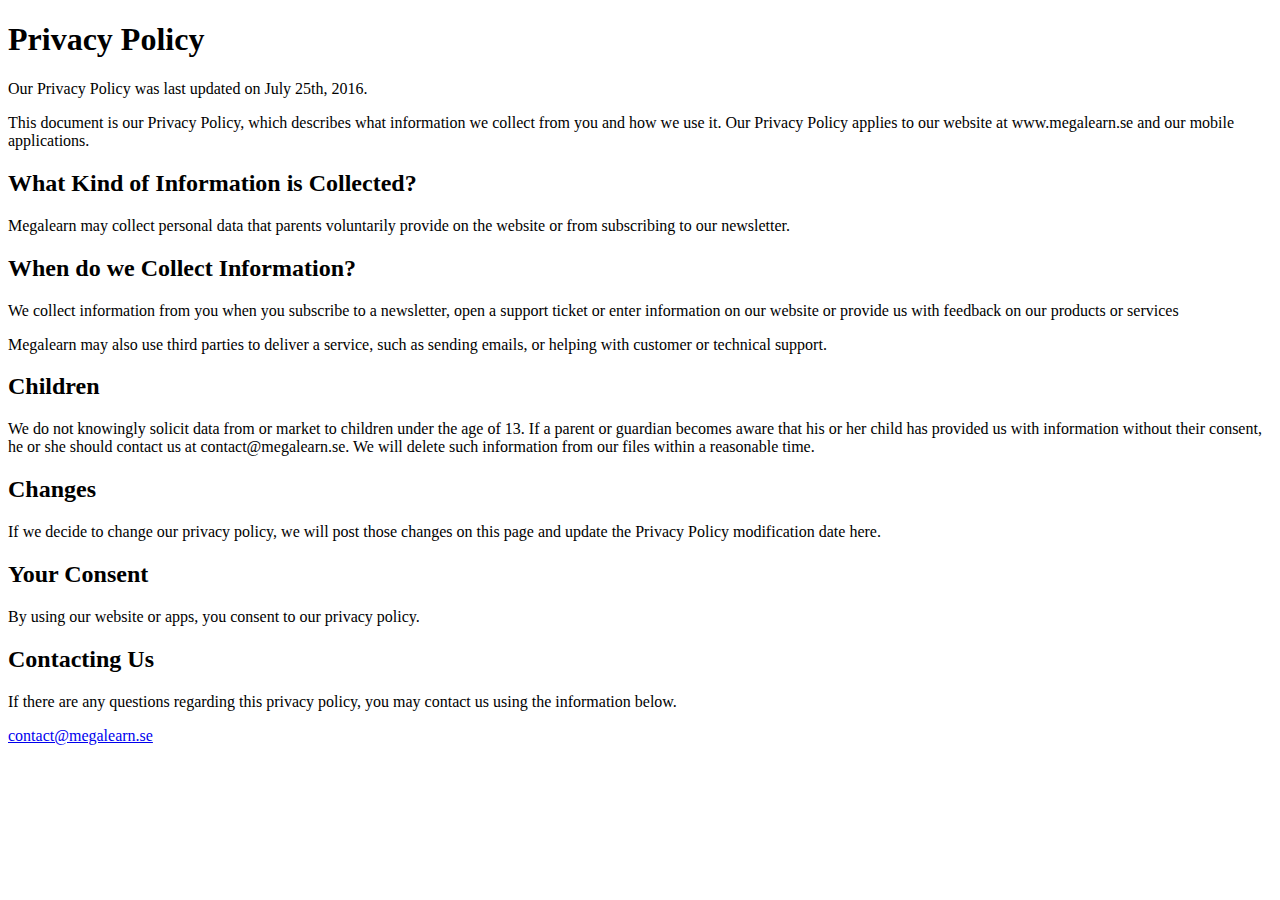
<file: privacy-policy.html>
<!DOCTYPE html>
<html lang="en">
  <head>
    <meta charset="UTF-8" />
    <meta name="viewport" content="width=device-width, initial-scale=1.0" />
    <title>Megalearn - Privacy Policy</title>
  </head>
  <body>
    <h1>Privacy Policy</h1>

    <p>Our Privacy Policy was last updated on July 25th, 2016.</p>

    <p>This document is our Privacy Policy, which describes what information we collect from you and how we use it. Our Privacy Policy applies to our website at www.megalearn.se and our mobile applications.</p>

    <h2>What Kind of Information is Collected?</h2>
    <p>Megalearn may collect personal data that parents voluntarily provide on the website or from subscribing to our newsletter.</p>

    <h2>When do we Collect Information?</h2>
    <p>We collect information from you when you subscribe to a newsletter, open a support ticket or enter information on our website or provide us with feedback on our products or services</p>

    <p>Megalearn may also use third parties to deliver a service, such as sending emails, or helping with customer or technical support.</p>

    <h2>Children</h2>
    <p>We do not knowingly solicit data from or market to children under the age of 13. If a parent or guardian becomes aware that his or her child has provided us with information without their consent, he or she should contact us at contact@megalearn.se. We will delete such information from our files within a reasonable time.</p>

    <h2>Changes</h2>
    <p>If we decide to change our privacy policy, we will post those changes on this page and update the Privacy Policy modification date here.</p>

    <h2>Your Consent</h2>
    <p>By using our website or apps, you consent to our privacy policy.</p>

    <h2>Contacting Us</h2>
    <p>If there are any questions regarding this privacy policy, you may contact us using the information below.</p>

    <p><a href="mailto:contact@megalearn.se">contact@megalearn.se</a></p>
  </body>
</html>
</file>
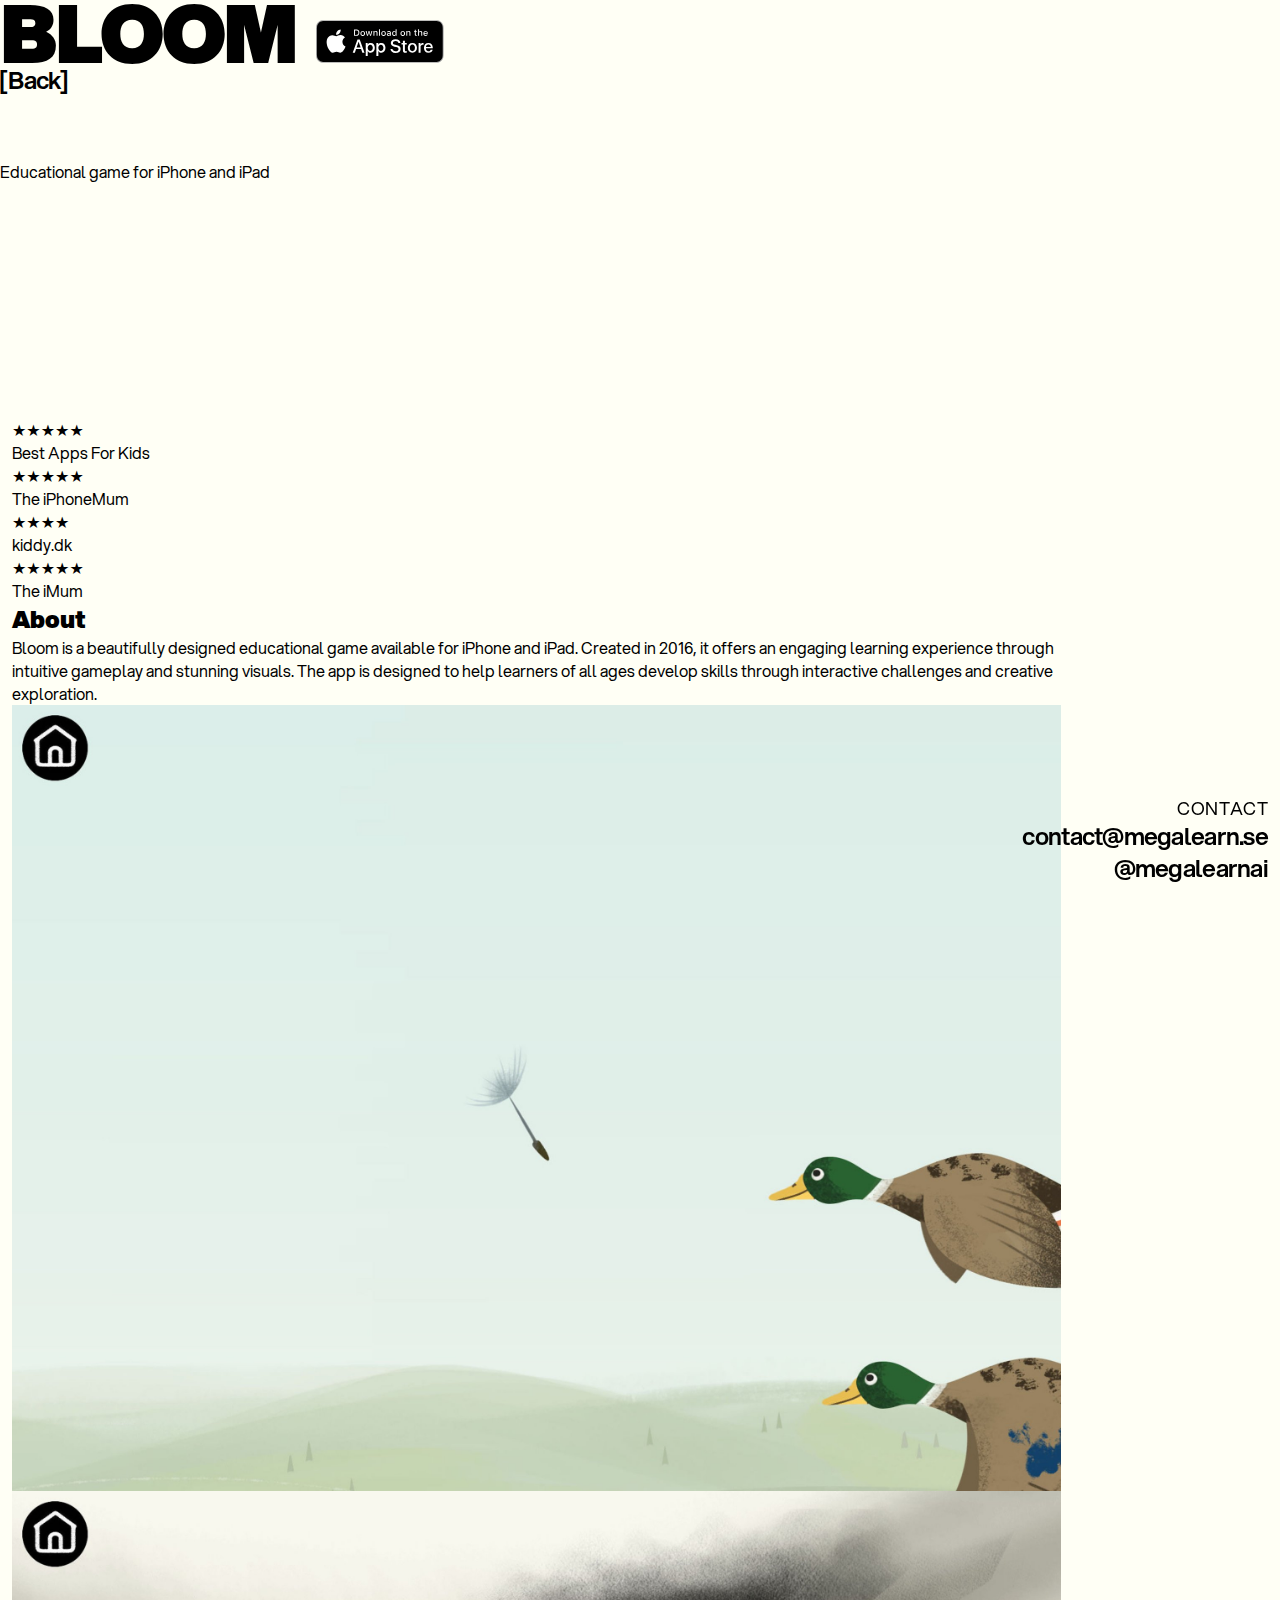
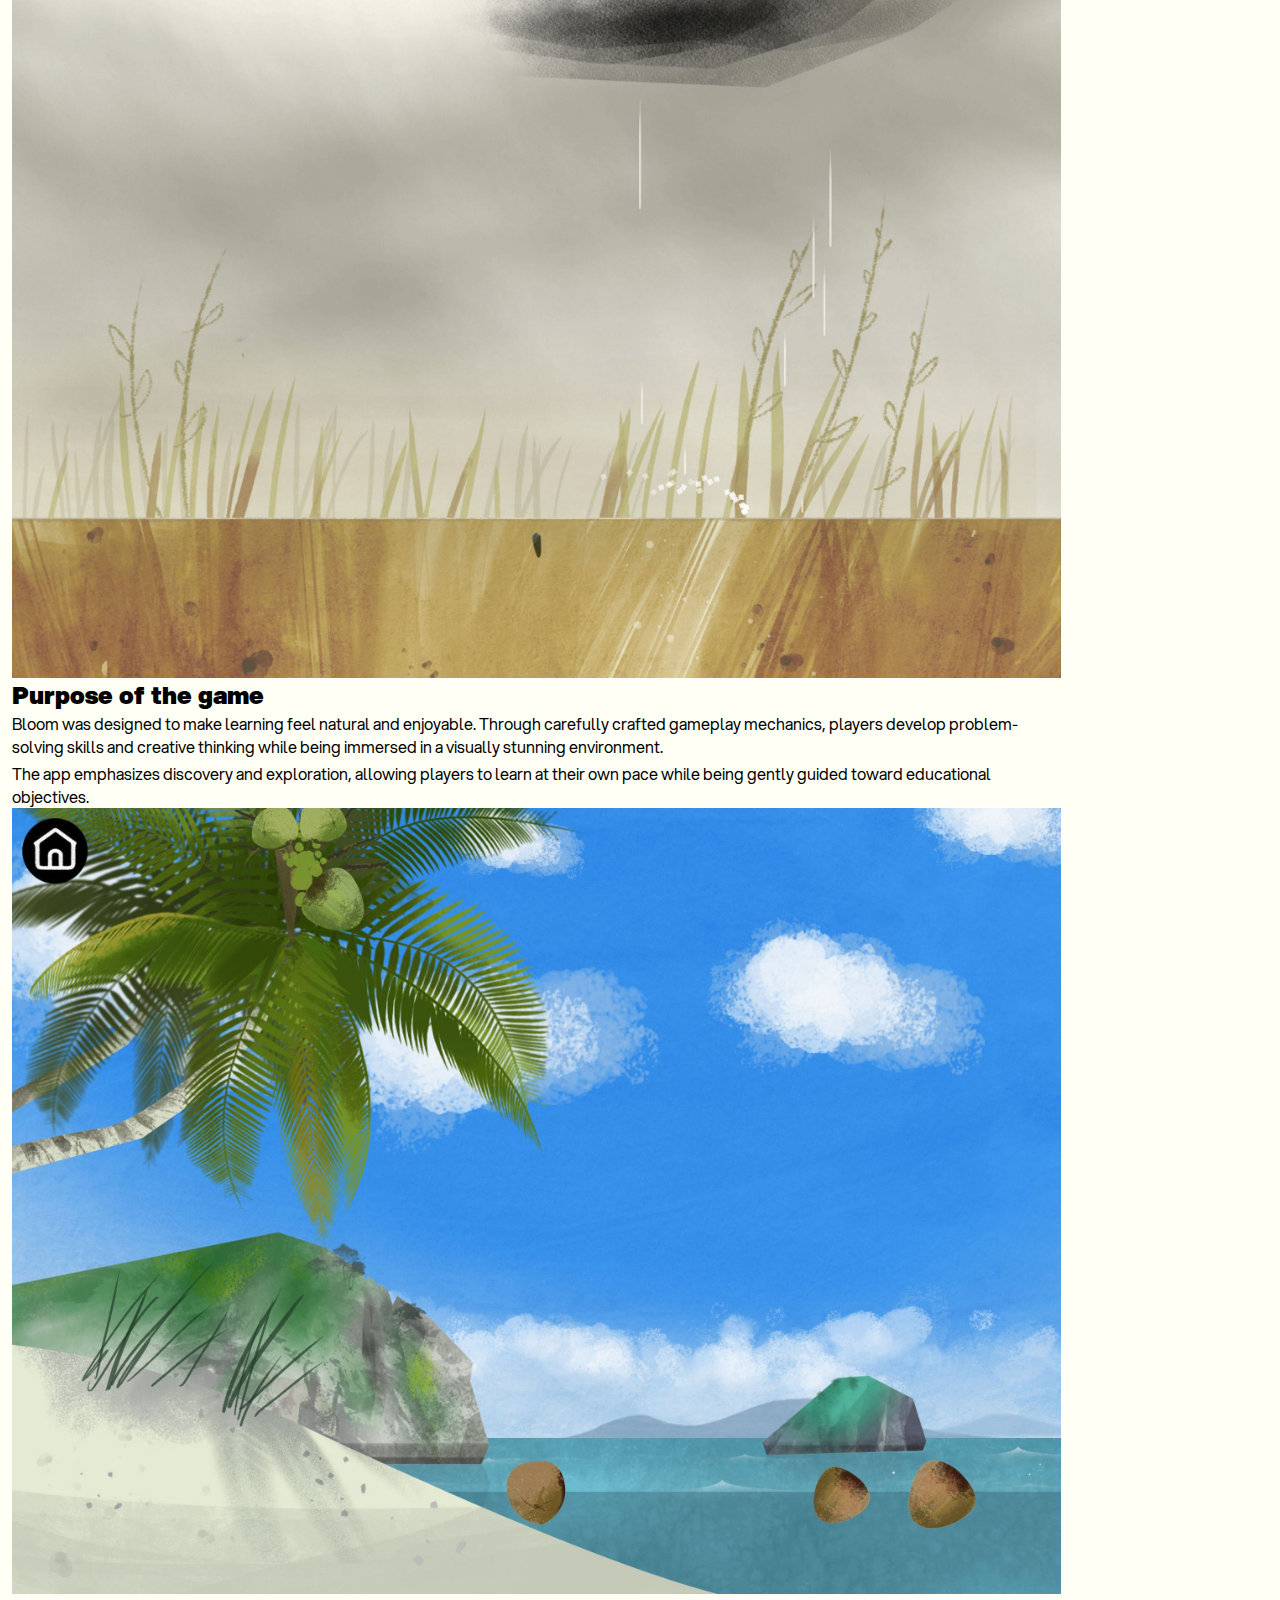
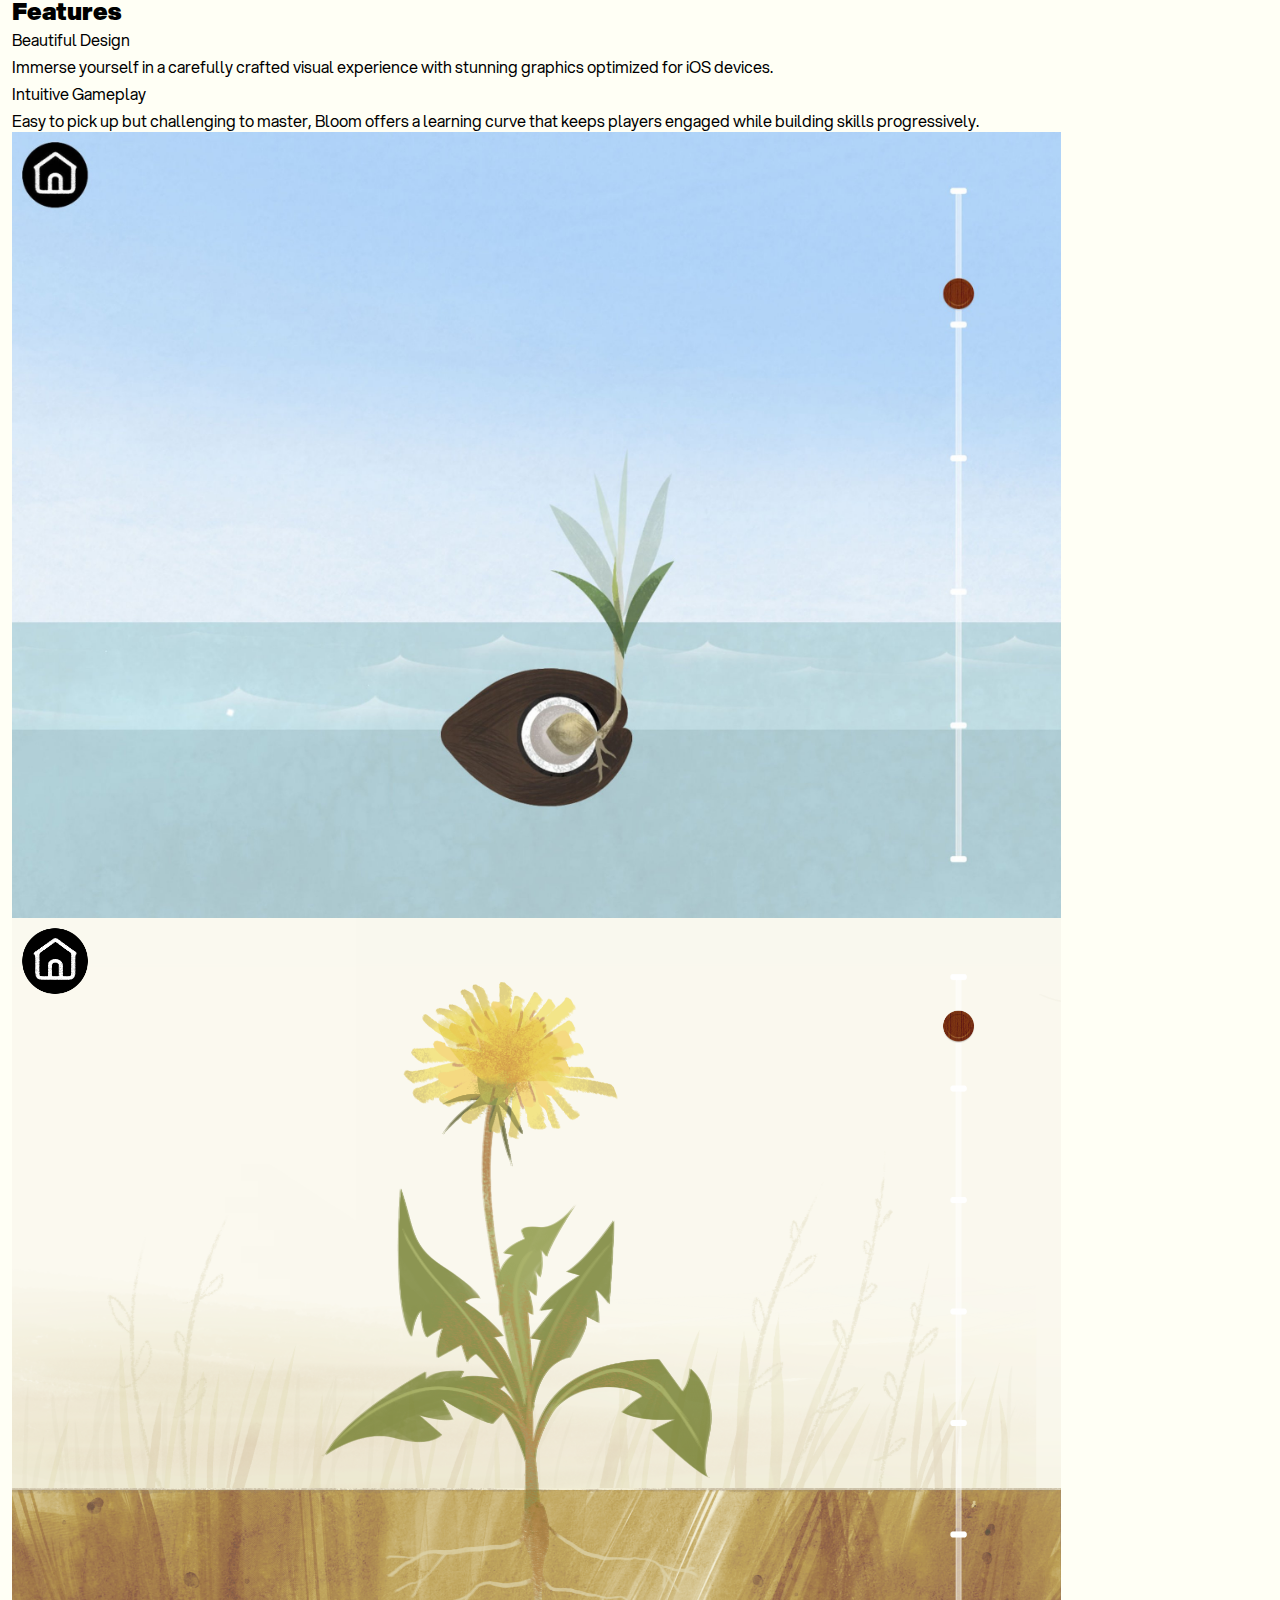
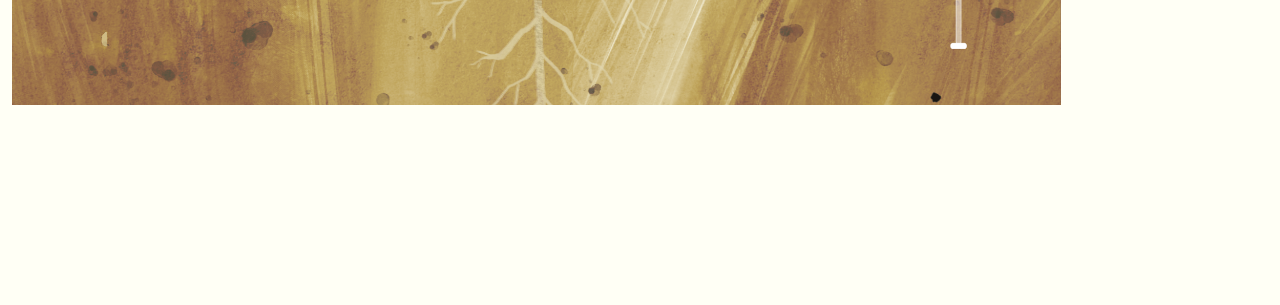
<file: games/bloom.html>
<!DOCTYPE html>
<html lang="en">
<head>
  <meta charset="UTF-8">
  <meta name="viewport" content="width=device-width, initial-scale=1.0">
  
  <!-- Primary Meta Tags -->
  <title>Bloom - Educational iOS Game | Megalearn</title>
  <meta name="description" content="Bloom is an educational iOS game by Megalearn. Learn and grow through interactive gameplay on iPhone and iPad.">
  <meta name="keywords" content="Bloom, iOS game, iPhone game, iPad game, educational game, Megalearn, educational app">
  <meta name="robots" content="index, follow">
  
  <!-- Open Graph -->
  <meta property="og:type" content="website">
  <meta property="og:url" content="https://megalearn.se/games/bloom.html">
  <meta property="og:title" content="Bloom - Educational iOS Game | Megalearn">
  <meta property="og:description" content="Learn and grow with Bloom, an educational iOS game by Megalearn for iPhone and iPad.">
  <meta property="og:image" content="https://megalearn.se/assets/images/bloom.png">
  
  <!-- Twitter -->
  <meta name="twitter:card" content="summary_large_image">
  <meta name="twitter:title" content="Bloom - Educational iOS Game">
  <meta name="twitter:description" content="Learn and grow with Bloom, an educational iOS game for iPhone and iPad.">
  <meta name="twitter:image" content="https://megalearn.se/assets/images/bloom.png">
  
  <!-- Canonical URL -->
  <link rel="canonical" href="https://megalearn.se/games/bloom.html">
  
  <!-- Stylesheets -->
  <link rel="stylesheet" href="../css/styles.css">
  <link rel="stylesheet" href="../css/game-page.css">
  <link rel="icon" type="image/svg+xml" href="../assets/megalearn.svg">
</head>
<body data-theme="black">
  <!-- Fixed Header -->
  <header class="game-header">
    <div class="game-header-top">
      <h1 class="game-title">Bloom <a class="app-store-btn" target="_blank" rel="noopener noreferrer" href="https://itunes.apple.com/us/app/bloom-by-megalearn/id1136202811">
          <svg width="128" height="43" viewBox="0 0 192 64" fill="none" xmlns="http://www.w3.org/2000/svg">
      <path d="M176.215 0.000207999H15.2554C14.6687 0.000207999 14.089 0.000207999 13.5039 0.00340799C13.014 0.00660798 12.5281 0.0159039 12.0336 0.0237279C10.9592 0.0363708 9.88734 0.13089 8.82733 0.306463C7.76881 0.485859 6.74345 0.82407 5.78593 1.30966C4.82958 1.79936 3.95574 2.43567 3.1961 3.19551C2.43248 3.95321 1.79594 4.82902 1.31096 5.78925C0.824638 6.74756 0.487423 7.77448 0.310959 8.83455C0.132817 9.89327 0.0369573 10.9642 0.0242399 12.0377C0.00939197 12.5283 0.00782397 13.0205 0 13.5111V50.4938C0.00782397 50.9906 0.00939197 51.4719 0.0242399 51.9688C0.0369612 53.0423 0.132821 54.1132 0.310959 55.1719C0.486936 56.2325 0.82417 57.2601 1.31096 58.2187C1.79572 59.1759 2.43235 60.0481 3.1961 60.8016C3.95286 61.5648 4.82727 62.2016 5.78593 62.6875C6.74345 63.1744 7.7687 63.5146 8.82733 63.6968C9.88752 63.871 10.9593 63.9655 12.0336 63.9797C12.5281 63.9906 13.014 63.9968 13.5039 63.9968C14.089 64 14.6688 64 15.2554 64H176.215C176.79 64 177.374 64 177.949 63.9968C178.437 63.9968 178.937 63.9906 179.424 63.9797C180.497 63.9663 181.566 63.8717 182.624 63.6968C183.687 63.5134 184.715 63.1732 185.678 62.6875C186.635 62.2013 187.509 61.5646 188.265 60.8016C189.027 60.0452 189.665 59.1735 190.156 58.2187C190.639 57.2594 190.973 56.2319 191.146 55.1719C191.325 54.113 191.424 53.0424 191.443 51.9688C191.449 51.4719 191.449 50.9906 191.449 50.4938C191.462 49.9125 191.462 49.3344 191.462 48.7437V15.258C191.462 14.672 191.462 14.0908 191.449 13.5111C191.449 13.0205 191.449 12.5283 191.443 12.0377C191.424 10.964 191.325 9.89335 191.146 8.83448C190.972 7.77503 190.638 6.74819 190.156 5.78918C189.168 3.86451 187.602 2.29784 185.678 1.30952C184.715 0.825113 183.686 0.486991 182.624 0.306319C181.567 0.129972 180.497 0.0354203 179.424 0.0235039C178.937 0.0156959 178.437 0.00631998 177.949 0.00319999C177.374 0 176.79 0.000207999 176.215 0.000207999Z" fill="#A6A6A6"></path>
      <path d="M13.5117 62.5998C13.0242 62.5998 12.5485 62.5936 12.0648 62.5827C11.0629 62.5696 10.0633 62.4824 9.07423 62.3217C8.15198 62.1629 7.25856 61.8674 6.42345 61.4451C5.596 61.0262 4.8413 60.477 4.18826 59.8185C3.52577 59.1678 2.97421 58.413 2.55545 57.5841C2.13207 56.7499 1.83907 55.8557 1.68665 54.9326C1.52205 53.9408 1.433 52.9379 1.42025 51.9326C1.41011 51.5952 1.39683 50.4717 1.39683 50.4717V13.5109C1.39683 13.5109 1.41097 12.4046 1.42033 12.0796C1.43253 11.0759 1.52107 10.0746 1.68518 9.08433C1.83788 8.15876 2.13111 7.26197 2.55471 6.42498C2.97194 5.59668 3.52043 4.84135 4.17893 4.18827C4.83669 3.52897 5.59381 2.97695 6.42267 2.55232C7.25586 2.13133 8.14758 1.83796 9.06797 1.68202C10.0603 1.51972 11.0634 1.43198 12.0688 1.41952L13.5125 1.39999H177.942L179.403 1.42031C180.399 1.43214 181.393 1.51911 182.376 1.68045C183.306 1.83834 184.207 2.13377 185.049 2.55701C186.71 3.41276 188.061 4.76664 188.913 6.42888C189.33 7.26009 189.619 8.14958 189.77 9.06715C189.936 10.0655 190.029 11.0747 190.048 12.0867C190.052 12.5398 190.052 13.0265 190.052 13.5109C190.065 14.1109 190.065 14.682 190.065 15.2577V48.7435C190.065 49.3248 190.065 49.892 190.052 50.4638C190.052 50.9841 190.052 51.4608 190.046 51.9513C190.028 52.9452 189.936 53.9364 189.773 54.9169C189.624 55.8466 189.332 56.7478 188.909 57.5889C188.487 58.4088 187.939 59.157 187.284 59.806C186.63 60.4681 185.874 61.0205 185.045 61.442C184.204 61.8676 183.305 62.1642 182.376 62.3217C181.387 62.4832 180.387 62.5705 179.385 62.5827C178.917 62.5936 178.426 62.5998 177.949 62.5998L176.215 62.603L13.5117 62.5998Z" fill="black"></path>
      <path d="M39.6301 32.481C39.6473 31.1455 40.002 29.8361 40.6612 28.6746C41.3205 27.5131 42.2628 26.5372 43.4005 25.8377C42.6778 24.8055 41.7243 23.9559 40.6157 23.3567C39.5072 22.7574 38.2742 22.4248 37.0147 22.3854C34.3279 22.1034 31.7232 23.9932 30.3541 23.9932C28.9585 23.9932 26.8505 22.4134 24.5805 22.4601C23.1122 22.5076 21.6813 22.9345 20.4271 23.6994C19.1729 24.4643 18.1382 25.541 17.4239 26.8247C14.3295 32.1822 16.6376 40.0558 19.6018 44.3864C21.0848 46.5069 22.8181 48.8756 25.086 48.7916C27.3053 48.6996 28.1341 47.3765 30.813 47.3765C33.467 47.3765 34.2446 48.7916 36.5586 48.7382C38.94 48.6996 40.4404 46.6083 41.8714 44.4676C42.9369 42.9567 43.7569 41.2867 44.3008 39.5196C42.9173 38.9345 41.7366 37.955 40.906 36.7033C40.0754 35.4516 39.6317 33.9832 39.6301 32.481Z" fill="white"></path>
      <path d="M35.2595 19.5374C36.5579 17.9786 37.1976 15.9752 37.0427 13.9524C35.059 14.1607 33.2265 15.1088 31.9106 16.6078C31.2671 17.34 30.7743 18.1919 30.4604 19.1147C30.1464 20.0376 30.0173 21.0132 30.0806 21.986C31.0729 21.9962 32.0545 21.7811 32.9515 21.357C33.8486 20.9328 34.6377 20.3107 35.2595 19.5374Z" fill="white"></path>
      <path d="M67.6834 43.4233H60.11L58.2912 48.7936H55.0834L62.2569 28.9249H65.5896L72.7631 48.7936H69.5006L67.6834 43.4233ZM60.8943 40.9452H66.8975L63.9382 32.2296H63.8553L60.8943 40.9452Z" fill="white"></path>
      <path d="M88.2552 41.5514C88.2552 46.053 85.8458 48.9452 82.2099 48.9452C81.2889 48.9933 80.3729 48.7812 79.5668 48.333C78.7607 47.8847 78.0972 47.2186 77.6521 46.4108H77.5833V53.5858H74.6099V34.3077H77.4881V36.7171H77.5427C78.0083 35.9131 78.683 35.2504 79.4952 34.7995C80.3074 34.3485 81.2267 34.1262 82.1552 34.1561C85.8317 34.1562 88.2552 37.0624 88.2552 41.5514ZM85.199 41.5514C85.199 38.6187 83.6833 36.6905 81.3708 36.6905C79.099 36.6905 77.5709 38.6593 77.5709 41.5514C77.5709 44.4702 79.099 46.4249 81.3708 46.4249C83.6834 46.4249 85.199 44.5108 85.199 41.5514Z" fill="white"></path>
      <path d="M104.199 41.5514C104.199 46.053 101.79 48.9452 98.1536 48.9452C97.2326 48.9933 96.3166 48.7812 95.5105 48.3329C94.7044 47.8847 94.0409 47.2186 93.5958 46.4108H93.527V53.5857H90.5536V34.3077H93.4317V36.7171H93.4864C93.9519 35.9131 94.6267 35.2504 95.4389 34.7995C96.2511 34.3485 97.1704 34.1262 98.0989 34.1561C101.775 34.1561 104.199 37.0624 104.199 41.5514ZM101.143 41.5514C101.143 38.6186 99.627 36.6905 97.3145 36.6905C95.0427 36.6905 93.5146 38.6592 93.5146 41.5514C93.5146 44.4702 95.0427 46.4249 97.3145 46.4249C99.6271 46.4249 101.143 44.5108 101.143 41.5514Z" fill="white"></path>
      <path d="M114.736 43.2577C114.957 45.228 116.871 46.5217 119.486 46.5217C121.993 46.5217 123.796 45.2279 123.796 43.4513C123.796 41.9092 122.708 40.9857 120.133 40.3529L117.558 39.7326C113.91 38.8514 112.216 37.1451 112.216 34.3764C112.216 30.9482 115.204 28.5936 119.446 28.5936C123.644 28.5936 126.522 30.9482 126.619 34.3764H123.618C123.438 32.3936 121.799 31.1967 119.404 31.1967C117.008 31.1967 115.369 32.4076 115.369 34.1701C115.369 35.5748 116.416 36.4014 118.977 37.0341L121.166 37.5716C125.243 38.5357 126.936 40.1732 126.936 43.0794C126.936 46.7966 123.975 49.1247 119.266 49.1247C114.86 49.1247 111.885 46.8513 111.693 43.2575L114.736 43.2577Z" fill="white"></path>
      <path d="M133.353 30.8796V34.3077H136.108V36.6624H133.353V44.6483C133.353 45.8889 133.905 46.467 135.116 46.467C135.443 46.4613 135.769 46.4384 136.094 46.3982V48.7388C135.55 48.8406 134.996 48.8866 134.443 48.8763C131.51 48.8763 130.366 47.7748 130.366 44.9654V36.6624H128.26V34.3077H130.366V30.8796H133.353Z" fill="white"></path>
      <path d="M137.704 41.5514C137.704 36.9936 140.388 34.1296 144.574 34.1296C148.774 34.1296 151.446 36.9936 151.446 41.5514C151.446 46.1217 148.788 48.9733 144.574 48.9733C140.361 48.9733 137.704 46.1217 137.704 41.5514ZM148.416 41.5514C148.416 38.4249 146.983 36.5796 144.574 36.5796C142.164 36.5796 140.733 38.4389 140.733 41.5514C140.733 44.6905 142.164 46.5217 144.574 46.5217C146.983 46.5217 148.416 44.6905 148.416 41.5514Z" fill="white"></path>
      <path d="M153.897 34.3077H156.733V36.7733H156.802C156.994 36.0032 157.445 35.3227 158.079 34.8461C158.714 34.3695 159.493 34.1258 160.286 34.1561C160.629 34.1549 160.971 34.1921 161.305 34.2671V37.0483C160.872 36.9161 160.421 36.8554 159.969 36.8686C159.537 36.8511 159.106 36.9273 158.707 37.0919C158.307 37.2565 157.948 37.5057 157.653 37.8223C157.359 38.1389 157.136 38.5155 157.001 38.9262C156.866 39.3368 156.822 39.7719 156.871 40.2014V48.7936H153.897L153.897 34.3077Z" fill="white"></path>
      <path d="M175.014 44.5389C174.614 47.1686 172.053 48.9733 168.777 48.9733C164.563 48.9733 161.947 46.1498 161.947 41.6202C161.947 37.0764 164.577 34.1296 168.652 34.1296C172.66 34.1296 175.18 36.8827 175.18 41.2749V42.2936H164.949V42.4733C164.902 43.0064 164.968 43.5435 165.145 44.0488C165.321 44.5542 165.603 45.0162 165.971 45.4043C166.34 45.7924 166.787 46.0976 167.282 46.2997C167.778 46.5018 168.311 46.5961 168.846 46.5764C169.548 46.6422 170.253 46.4795 170.856 46.1124C171.459 45.7453 171.927 45.1934 172.191 44.5389L175.014 44.5389ZM164.963 40.2155H172.205C172.232 39.7361 172.159 39.2564 171.991 38.8065C171.824 38.3566 171.565 37.9461 171.232 37.6009C170.898 37.2557 170.497 36.9831 170.053 36.8004C169.609 36.6176 169.132 36.5286 168.652 36.5389C168.168 36.5361 167.688 36.6291 167.24 36.8127C166.791 36.9963 166.384 37.2668 166.041 37.6086C165.698 37.9504 165.426 38.3567 165.241 38.8042C165.056 39.2516 164.962 39.7313 164.963 40.2155Z" fill="white"></path>
      <path d="M60.5217 13.9696C61.1451 13.9248 61.7706 14.019 62.3532 14.2453C62.9358 14.4716 63.4609 14.8244 63.8906 15.2782C64.3204 15.732 64.644 16.2755 64.8383 16.8695C65.0325 17.4635 65.0925 18.0933 65.0139 18.7133C65.0139 21.7633 63.3655 23.5165 60.5217 23.5165H57.0733V13.9696H60.5217ZM58.5561 22.1663H60.3561C60.8015 22.193 61.2473 22.1199 61.661 21.9525C62.0746 21.7852 62.4458 21.5276 62.7474 21.1987C63.0489 20.8698 63.2734 20.4778 63.4044 20.0512C63.5354 19.6247 63.5696 19.1742 63.5045 18.7328C63.5648 18.293 63.5272 17.8454 63.3942 17.4219C63.2612 16.9985 63.0362 16.6097 62.7353 16.2834C62.4344 15.9571 62.065 15.7014 61.6537 15.5346C61.2424 15.3678 60.7993 15.2941 60.3561 15.3187H58.5561V22.1663Z" fill="white"></path>
      <path d="M66.6889 19.9109C66.6436 19.4374 66.6977 18.9597 66.8479 18.5084C66.998 18.0571 67.2408 17.6421 67.5608 17.2902C67.8807 16.9382 68.2706 16.657 68.7056 16.4645C69.1405 16.2721 69.6109 16.1727 70.0865 16.1727C70.5622 16.1727 71.0325 16.2721 71.4675 16.4645C71.9025 16.657 72.2924 16.9382 72.6123 17.2902C72.9322 17.6421 73.175 18.0571 73.3252 18.5084C73.4753 18.9597 73.5295 19.4374 73.4842 19.9109C73.5303 20.3848 73.4768 20.8632 73.3271 21.3152C73.1773 21.7673 72.9346 22.183 72.6147 22.5356C72.2947 22.8883 71.9044 23.1701 71.469 23.363C71.0336 23.5558 70.5627 23.6555 70.0865 23.6555C69.6103 23.6555 69.1394 23.5558 68.704 23.363C68.2686 23.1701 67.8784 22.8883 67.5584 22.5356C67.2384 22.183 66.9957 21.7673 66.846 21.3152C66.6962 20.8632 66.6427 20.3848 66.6889 19.9109ZM72.0217 19.9109C72.0217 18.3492 71.3201 17.4359 70.0889 17.4359C68.8529 17.4359 68.1577 18.3492 68.1577 19.9109C68.1577 21.4851 68.853 22.3913 70.0889 22.3913C71.3201 22.3913 72.0217 21.4788 72.0217 19.9109Z" fill="white"></path>
      <path d="M82.517 23.5163H81.042L79.5529 18.2101H79.4404L77.9576 23.5163H76.4967L74.5107 16.3117H75.9529L77.2436 21.8093H77.3498L78.8311 16.3117H80.1951L81.6763 21.8093H81.7888L83.0732 16.3117H84.4951L82.517 23.5163Z" fill="white"></path>
      <path d="M86.1654 16.3117H87.5341V17.4562H87.6404C87.8206 17.0451 88.1247 16.7005 88.51 16.4704C88.8954 16.2403 89.343 16.1362 89.7904 16.1726C90.1409 16.1462 90.4929 16.1991 90.8203 16.3272C91.1477 16.4554 91.442 16.6556 91.6815 16.9129C91.921 17.1703 92.0995 17.4782 92.2038 17.8139C92.3081 18.1496 92.3356 18.5045 92.2841 18.8523V23.5163H90.8623V19.2093C90.8623 18.0515 90.3591 17.4757 89.3076 17.4757C89.0696 17.4646 88.832 17.5052 88.6111 17.5945C88.3902 17.6838 88.1912 17.8198 88.0278 17.9933C87.8644 18.1667 87.7405 18.3734 87.6644 18.5992C87.5884 18.825 87.5621 19.0646 87.5873 19.3015V23.5163H86.1654L86.1654 16.3117Z" fill="white"></path>
      <path d="M94.5497 13.4992H95.9716V23.5163H94.5497V13.4992Z" fill="white"></path>
      <path d="M97.9482 19.9109C97.9029 19.4374 97.9571 18.9596 98.1073 18.5083C98.2575 18.057 98.5003 17.642 98.8202 17.2901C99.1402 16.9381 99.5302 16.6568 99.9651 16.4644C100.4 16.272 100.871 16.1726 101.346 16.1726C101.822 16.1726 102.292 16.272 102.727 16.4644C103.162 16.6568 103.552 16.9381 103.872 17.2901C104.192 17.642 104.435 18.057 104.585 18.5083C104.735 18.9596 104.789 19.4374 104.744 19.9109C104.79 20.3849 104.737 20.8632 104.587 21.3153C104.437 21.7673 104.194 22.183 103.874 22.5357C103.554 22.8883 103.164 23.1701 102.729 23.363C102.293 23.5558 101.822 23.6554 101.346 23.6554C100.87 23.6554 100.399 23.5558 99.9636 23.363C99.5282 23.1701 99.138 22.8883 98.8179 22.5357C98.4979 22.183 98.2552 21.7673 98.1054 21.3153C97.9556 20.8632 97.9021 20.3849 97.9482 19.9109ZM103.281 19.9109C103.281 18.3492 102.579 17.4359 101.348 17.4359C100.112 17.4359 99.417 18.3492 99.417 19.9109C99.417 21.4851 100.112 22.3914 101.348 22.3914C102.579 22.3913 103.281 21.4788 103.281 19.9109Z" fill="white"></path>
      <path d="M106.241 21.4788C106.241 20.182 107.207 19.4343 108.921 19.3281L110.872 19.2156V18.5937C110.872 17.8328 110.369 17.4031 109.397 17.4031C108.604 17.4031 108.054 17.6945 107.896 18.2039H106.519C106.665 16.9664 107.829 16.1726 109.463 16.1726C111.269 16.1726 112.288 17.0718 112.288 18.5937V23.5163H110.919V22.5038H110.807C110.578 22.867 110.258 23.1631 109.878 23.3618C109.497 23.5606 109.071 23.6549 108.643 23.635C108.34 23.6665 108.035 23.6342 107.745 23.5403C107.456 23.4464 107.19 23.2929 106.963 23.0898C106.737 22.8866 106.556 22.6383 106.432 22.3608C106.307 22.0834 106.242 21.7829 106.241 21.4788ZM110.872 20.8632V20.2609L109.113 20.3734C108.121 20.4398 107.671 20.7773 107.671 21.4124C107.671 22.0609 108.233 22.4382 109.007 22.4382C109.233 22.4611 109.462 22.4383 109.68 22.3709C109.898 22.3036 110.099 22.1931 110.273 22.0462C110.447 21.8992 110.59 21.7188 110.693 21.5156C110.796 21.3123 110.857 21.0905 110.872 20.8632Z" fill="white"></path>
      <path d="M114.157 19.9109C114.157 17.6343 115.327 16.1921 117.147 16.1921C117.598 16.1714 118.044 16.2792 118.436 16.5031C118.827 16.7269 119.146 17.0575 119.357 17.4561H119.463V13.4992H120.885V23.5163H119.522V22.378H119.41C119.183 22.774 118.853 23.1005 118.454 23.322C118.055 23.5436 117.603 23.6519 117.147 23.635C115.315 23.6351 114.157 22.1929 114.157 19.9109ZM115.626 19.9109C115.626 21.439 116.346 22.3585 117.551 22.3585C118.749 22.3585 119.49 21.4257 119.49 19.9171C119.49 18.4156 118.741 17.4695 117.551 17.4695C116.354 17.4695 115.626 18.3953 115.626 19.9109Z" fill="white"></path>
      <path d="M126.768 19.9109C126.722 19.4374 126.776 18.9597 126.927 18.5084C127.077 18.0571 127.32 17.6421 127.64 17.2902C127.959 16.9382 128.349 16.657 128.784 16.4645C129.219 16.2721 129.69 16.1727 130.165 16.1727C130.641 16.1727 131.111 16.2721 131.546 16.4645C131.981 16.657 132.371 16.9382 132.691 17.2902C133.011 17.6421 133.254 18.0571 133.404 18.5084C133.554 18.9597 133.608 19.4374 133.563 19.9109C133.609 20.3848 133.556 20.8632 133.406 21.3152C133.256 21.7673 133.013 22.183 132.693 22.5356C132.373 22.8883 131.983 23.1701 131.548 23.363C131.112 23.5558 130.641 23.6555 130.165 23.6555C129.689 23.6555 129.218 23.5558 128.783 23.363C128.347 23.1701 127.957 22.8883 127.637 22.5356C127.317 22.183 127.074 21.7673 126.925 21.3152C126.775 20.8632 126.721 20.3848 126.768 19.9109ZM132.1 19.9109C132.1 18.3492 131.399 17.4359 130.168 17.4359C128.932 17.4359 128.236 18.3492 128.236 19.9109C128.236 21.4851 128.932 22.3913 130.168 22.3913C131.399 22.3913 132.1 21.4788 132.1 19.9109Z" fill="white"></path>
      <path d="M135.471 16.3117H136.839V17.4562H136.946C137.126 17.0451 137.43 16.7005 137.815 16.4704C138.201 16.2403 138.648 16.1362 139.096 16.1726C139.446 16.1462 139.798 16.1991 140.126 16.3272C140.453 16.4554 140.747 16.6556 140.987 16.9129C141.226 17.1703 141.405 17.4782 141.509 17.8139C141.613 18.1496 141.641 18.5045 141.589 18.8523V23.5163H140.168V19.2093C140.168 18.0515 139.664 17.4757 138.613 17.4757C138.375 17.4646 138.137 17.5052 137.916 17.5945C137.695 17.6838 137.497 17.8198 137.333 17.9933C137.17 18.1667 137.046 18.3734 136.97 18.5992C136.894 18.825 136.867 19.0646 136.893 19.3015V23.5163H135.471V16.3117Z" fill="white"></path>
      <path d="M149.624 14.5179V16.3445H151.185V17.5421H149.624V21.2468C149.624 22.0015 149.935 22.332 150.643 22.332C150.824 22.3314 151.005 22.3204 151.185 22.2992V23.4835C150.929 23.5292 150.671 23.5535 150.411 23.5562C148.83 23.5562 148.2 22.9999 148.2 21.6109V17.5421H147.057V16.3444H148.2V14.5179H149.624Z" fill="white"></path>
      <path d="M153.127 13.4992H154.536V17.4695H154.649C154.838 17.0546 155.15 16.708 155.543 16.4771C155.936 16.2461 156.391 16.142 156.846 16.1788C157.194 16.1599 157.543 16.2181 157.867 16.3494C158.19 16.4806 158.481 16.6817 158.718 16.9382C158.955 17.1948 159.132 17.5005 159.238 17.8335C159.343 18.1665 159.373 18.5186 159.327 18.8648V23.5163H157.904V19.2155C157.904 18.0648 157.368 17.4819 156.363 17.4819C156.118 17.4619 155.873 17.4955 155.643 17.5804C155.413 17.6653 155.204 17.7994 155.031 17.9734C154.858 18.1474 154.726 18.357 154.642 18.5876C154.559 18.8182 154.527 19.0643 154.549 19.3085V23.5163H153.127L153.127 13.4992Z" fill="white"></path>
      <path d="M167.617 21.571C167.424 22.2295 167.006 22.7991 166.435 23.1801C165.864 23.5611 165.178 23.7294 164.496 23.6554C164.021 23.6679 163.549 23.577 163.113 23.389C162.677 23.2009 162.287 22.9202 161.971 22.5664C161.654 22.2126 161.418 21.7941 161.28 21.34C161.141 20.8859 161.103 20.407 161.168 19.9367C161.104 19.4648 161.143 18.985 161.282 18.5295C161.42 18.074 161.655 17.6536 161.97 17.2967C162.285 16.9397 162.673 16.6547 163.107 16.4607C163.542 16.2668 164.013 16.1685 164.489 16.1726C166.494 16.1726 167.703 17.5422 167.703 19.8046V20.3007H162.616V20.3804C162.594 20.6448 162.627 20.9109 162.713 21.1617C162.8 21.4125 162.938 21.6425 163.119 21.8368C163.299 22.0311 163.519 22.1856 163.763 22.2902C164.006 22.3948 164.269 22.4474 164.535 22.4444C164.875 22.4852 165.219 22.424 165.525 22.2685C165.83 22.1129 166.082 21.8701 166.249 21.571L167.617 21.571ZM162.616 19.2492H166.255C166.273 19.0074 166.24 18.7645 166.158 18.5361C166.077 18.3078 165.949 18.099 165.782 17.9232C165.615 17.7475 165.413 17.6086 165.189 17.5155C164.965 17.4224 164.724 17.3772 164.482 17.3828C164.236 17.3797 163.992 17.4258 163.764 17.5186C163.536 17.6113 163.329 17.7486 163.155 17.9226C162.981 18.0965 162.844 18.3035 162.751 18.5313C162.659 18.7592 162.613 19.0032 162.616 19.2492Z" fill="white"></path>
          </svg>
        </a></h1>
      <a href="../#games" class="back-link">[Back]</a>
    </div>
    <p class="game-subtitle">Educational game for iPhone and iPad</p>
  </header>

  <!-- Main Content -->
  <main class="game-page-content">
    <div class="game-hero">
      <div class="game-hero-video">  
      <iframe src="https://www.youtube.com/embed/K8TY-0IviYw?si=qK3CUcoe539W5BWO" title="YouTube video player" frameborder="0" allow="accelerometer; autoplay; clipboard-write; encrypted-media; gyroscope; picture-in-picture; web-share" referrerpolicy="strict-origin-when-cross-origin" allowfullscreen></iframe>
      </div>
    </div>

    <!-- Reviews Section -->
    <div class="reviews-section">
      <div class="review-item">
        <div class="stars">★★★★★</div>
        <a href="https://bestappsforkids.com/bloom-by-megalearn/" class="review-source">Best Apps For Kids</a>
      </div>
      <div class="review-item">
        <div class="stars">★★★★★</div>
        <a href="https://bestappsforkids.com/bloom-review/" class="review-source">The iPhoneMum</a>
      </div>
      <div class="review-item">
        <div class="stars">★★★★</div>
        <a href="https://www.alt.dk/emner/aktiviteter-for-boern" class="review-source">kiddy.dk</a>
      </div>
      <div class="review-item">
        <div class="stars">★★★★★</div>
        <a href="https://www.theimum.com/2016/10/bloom-by-megalearn-review/" class="review-source">The iMum</a>
      </div>
    </div>

    <!-- About Section -->
    <section class="content-section">
      <h2 class="section-label">About</h2>
      <div class="section-content about-text">
        Bloom is a beautifully designed educational game available for iPhone and iPad. Created in 2016, it offers an engaging learning experience through intuitive gameplay and stunning visuals. The app is designed to help learners of all ages develop skills through interactive challenges and creative exploration.
      </div>
    </section>

    <!-- Image Gallery -->
    <div class="image-gallery">
      <div class="gallery-image">
        <img src="../assets/images/games/bloom/seedfly.jpg" alt="Bloom screenshot 1">
      </div>
      <div class="gallery-image">
        <img src="../assets/images/games/bloom/rain_cloud.jpg" alt="Bloom screenshot 2">
      </div>
    </div>

    <!-- Purpose Section -->
    <section class="content-section">
      <h2 class="section-label">Purpose of the game</h2>
      <div class="section-content body-text">
        <p>Bloom was designed to make learning feel natural and enjoyable. Through carefully crafted gameplay mechanics, players develop problem-solving skills and creative thinking while being immersed in a visually stunning environment.</p>
        <p>The app emphasizes discovery and exploration, allowing players to learn at their own pace while being gently guided toward educational objectives.</p>
      </div>
    </section>

    <!-- Large Image -->
    <div class="image-gallery single">
      <div class="gallery-image">
        <img src="../assets/images/games/bloom/coconut_start.jpg" alt="Bloom main scene">
      </div>
    </div>

    <!-- Features Section -->
    <section class="content-section">
      <h2 class="section-label">Features</h2>
      <div class="section-content body-text">
        <p class="sub-header">Beautiful Design</p>
        <p>Immerse yourself in a carefully crafted visual experience with stunning graphics optimized for iOS devices.</p>
        <p class="sub-header">Intuitive Gameplay</p>
        <p>Easy to pick up but challenging to master, Bloom offers a learning curve that keeps players engaged while building skills progressively.</p>
      </div>
    </section>

    <!-- Final Images -->
    <div class="image-gallery">
      <div class="gallery-image">
        <img src="../assets/images/games/bloom/coconut_end.jpg" alt="Bloom detail 1">
      </div>
      <div class="gallery-image">
        <img src="../assets/images/games/bloom/flower.png" alt="Bloom detail 2">
      </div>
    </div>

  </main>

  <!-- Fixed Footer -->
  <footer class="main-footer">
    <span class="footer-label">Contact</span>
    <a href="mailto:contact@megalearn.se" class="footer-link">contact@megalearn.se</a>
    <a href="https://x.com/megalearnai" target="_blank" rel="noopener" class="footer-link">@megalearnai</a>
  </footer>
</body>
</html>
</file>
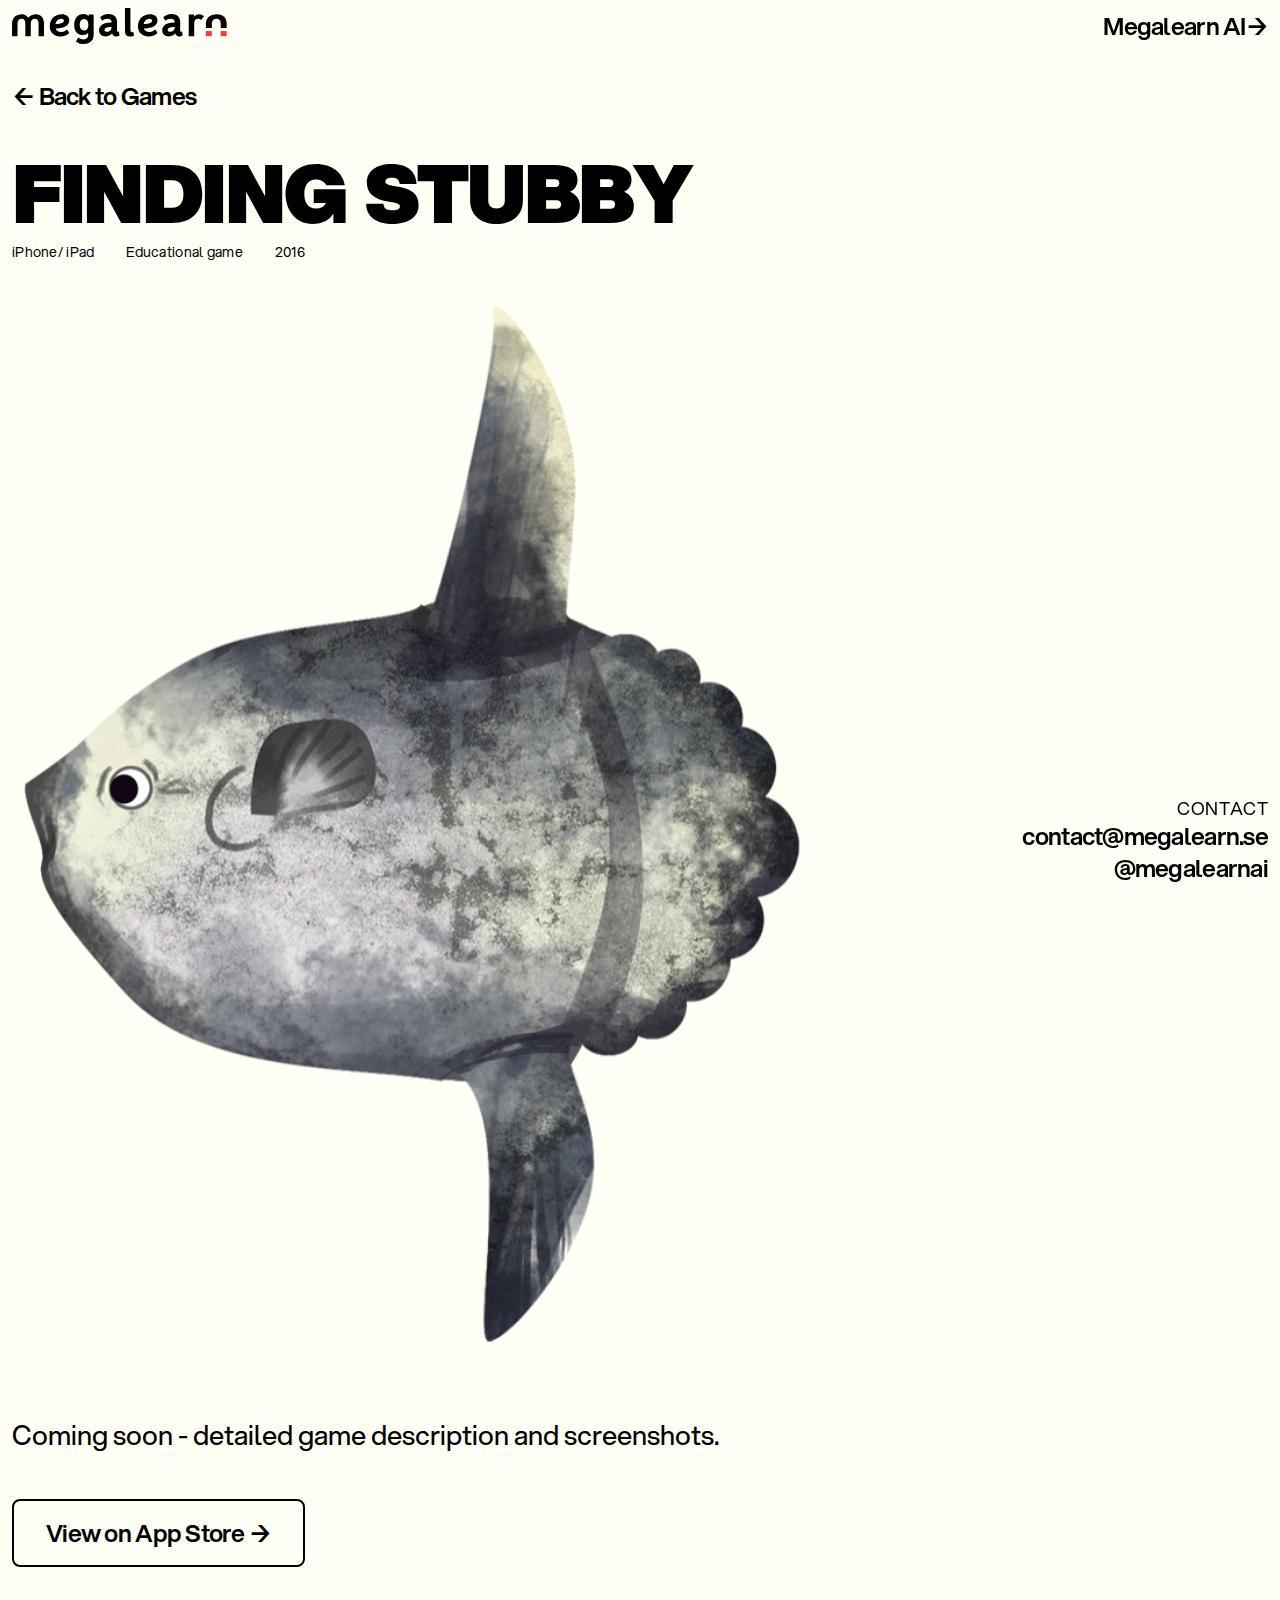
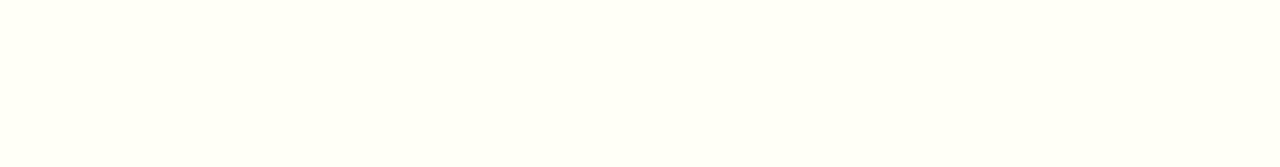
<file: games/finding-stubby.html>
<!DOCTYPE html>
<html lang="en">
<head>
  <meta charset="UTF-8">
  <meta name="viewport" content="width=device-width, initial-scale=1.0">
  <title>Finding Stubby - Megalearn</title>
  <meta name="description" content="Finding Stubby - An educational iOS game by Megalearn">
  <link rel="stylesheet" href="../css/styles.css">
  <link rel="stylesheet" href="../css/game-page.css">
  <link rel="icon" type="image/svg+xml" href="../assets/megalearn-logo.svg">
</head>
<body data-theme="black">
  <!-- Fixed Header -->
  <header class="main-header">
    <a href="../" class="logo">
      <img src="../assets/megalearn-logo.svg" alt="Megalearn" class="logo-img">
    </a>
    <nav class="right-menu">
      <a href="https://megalearn.ai" target="_blank" rel="noopener" class="ai-link">Megalearn AI→</a>
    </nav>
  </header>

  <!-- Main Content -->
  <main class="game-page-content">
    <a href="../#games" class="back-link">← Back to Games</a>
    
    <article class="game-details">
      <header class="game-header">
        <h1 class="game-title">Finding Stubby</h1>
        <div class="game-meta">
          <span class="game-platform">iPhone/ iPad</span>
          <span class="game-type">Educational game</span>
          <span class="game-year">2016</span>
        </div>
      </header>

      <div class="game-hero">
        <img src="../assets/images/finding-stubby.png" alt="Finding Stubby gameplay screenshot" class="game-hero-img">
      </div>

      <div class="game-description">
        <p>Coming soon - detailed game description and screenshots.</p>
      </div>

      <div class="game-actions">
        <a href="#" class="play-button" target="_blank" rel="noopener">View on App Store →</a>
      </div>
    </article>
  </main>

  <!-- Fixed Footer -->
  <footer class="main-footer">
    <span class="footer-label">Contact</span>
    <a href="mailto:contact@megalearn.se" class="footer-link">contact@megalearn.se</a>
    <a href="https://x.com/megalearnai" target="_blank" rel="noopener" class="footer-link">@megalearnai</a>
  </footer>
</body>
</html>
</file>
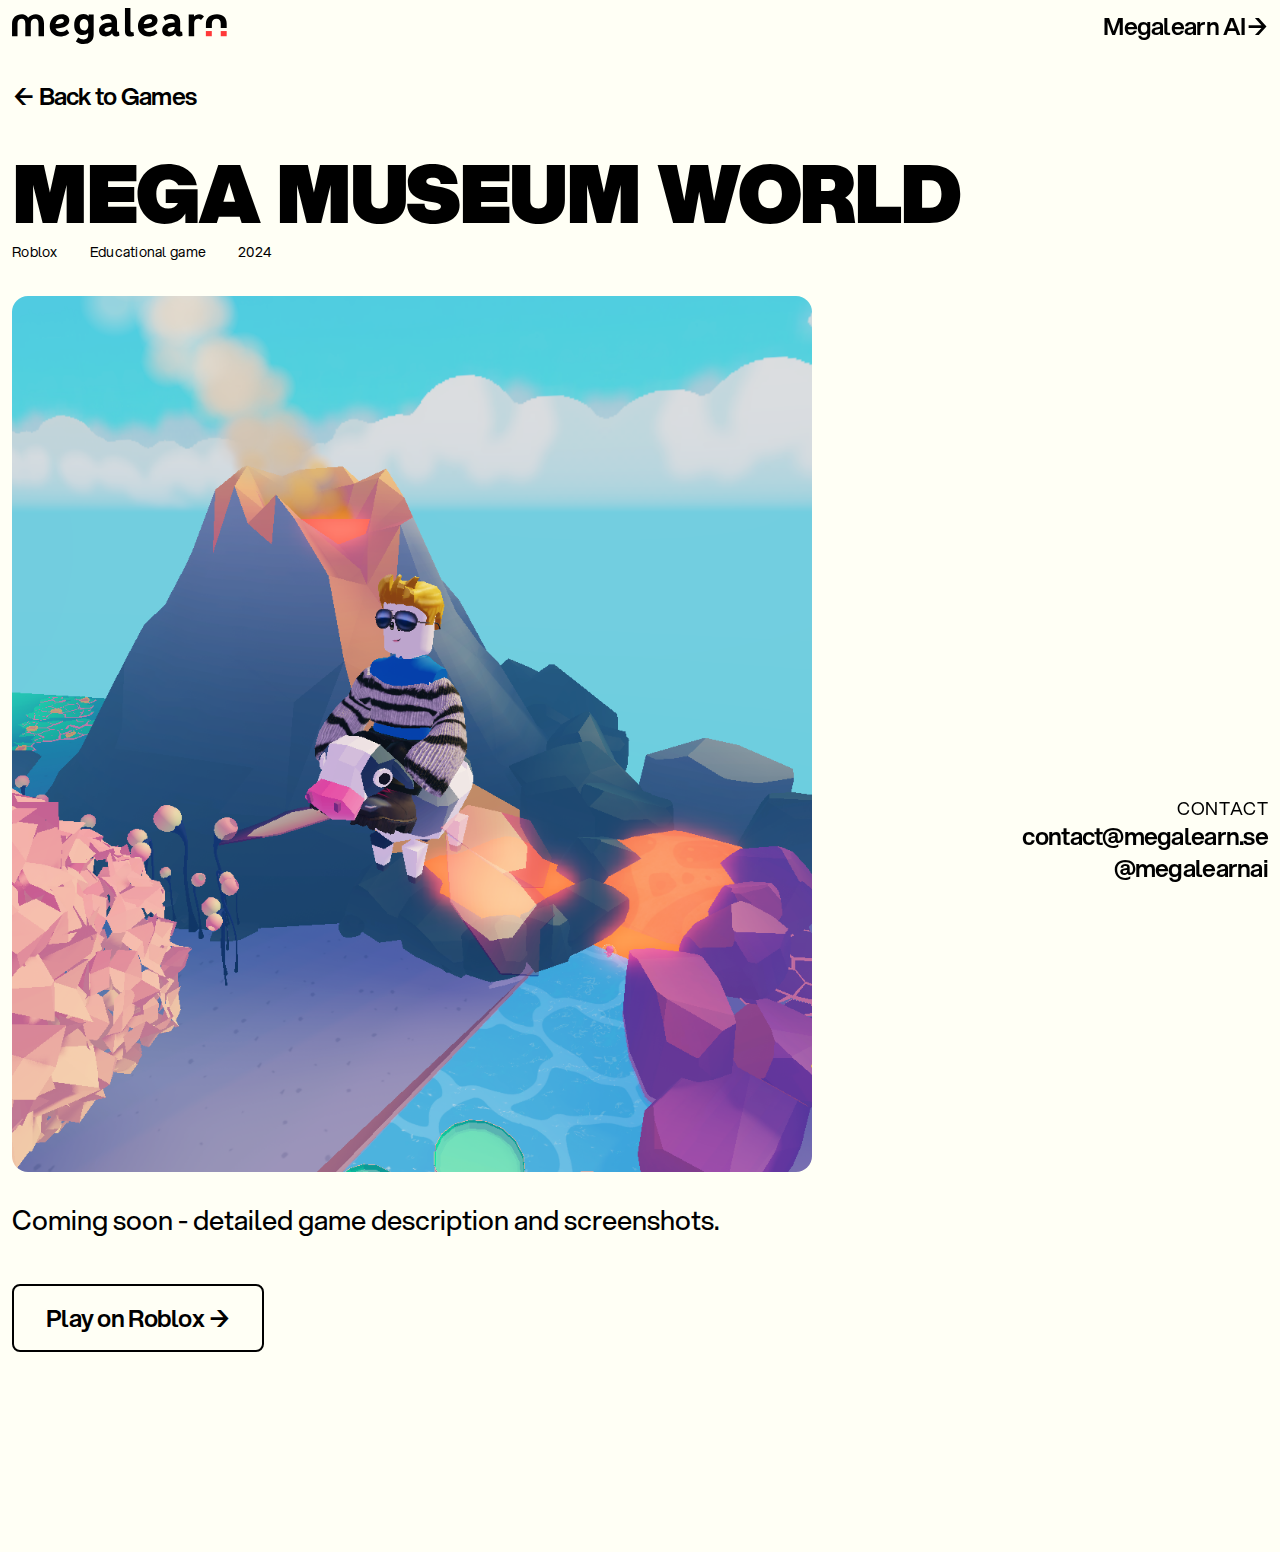
<file: games/mega-museum-world.html>
<!DOCTYPE html>
<html lang="en">
<head>
  <meta charset="UTF-8">
  <meta name="viewport" content="width=device-width, initial-scale=1.0">
  
  <!-- Primary Meta Tags -->
  <title>Mega Museum World - Educational Roblox Game | Megalearn</title>
  <meta name="description" content="Mega Museum World is an educational Roblox game by Megalearn. Explore museums, learn about history, art, and culture through interactive gameplay.">
  <meta name="keywords" content="Mega Museum World, Roblox game, educational game, museum, Megalearn, educational Roblox">
  <meta name="robots" content="index, follow">
  
  <!-- Open Graph -->
  <meta property="og:type" content="website">
  <meta property="og:url" content="https://megalearn.se/games/mega-museum-world.html">
  <meta property="og:title" content="Mega Museum World - Educational Roblox Game | Megalearn">
  <meta property="og:description" content="Explore museums and learn about history, art, and culture in Mega Museum World, an educational Roblox game by Megalearn.">
  
  <!-- Twitter -->
  <meta name="twitter:card" content="summary">
  <meta name="twitter:title" content="Mega Museum World - Educational Roblox Game">
  <meta name="twitter:description" content="Explore museums and learn about history, art, and culture in Mega Museum World.">
  
  <!-- Canonical URL -->
  <link rel="canonical" href="https://megalearn.se/games/mega-museum-world.html">
  
  <!-- Stylesheets -->
  <link rel="stylesheet" href="../css/styles.css">
  <link rel="stylesheet" href="../css/game-page.css">
  <link rel="icon" type="image/svg+xml" href="../assets/megalearn-logo.svg">
</head>
<body data-theme="black">
  <!-- Fixed Header -->
  <header class="main-header">
    <a href="../" class="logo">
      <img src="../assets/megalearn-logo.svg" alt="Megalearn" class="logo-img">
    </a>
    <nav class="right-menu">
      <a href="https://megalearn.ai" target="_blank" rel="noopener" class="ai-link">Megalearn AI→</a>
    </nav>
  </header>

  <!-- Main Content -->
  <main class="game-page-content">
    <a href="../#games" class="back-link">← Back to Games</a>
    
    <article class="game-details">
      <header class="game-header">
        <h1 class="game-title">Mega Museum World</h1>
        <div class="game-meta">
          <span class="game-platform">Roblox</span>
          <span class="game-type">Educational game</span>
          <span class="game-year">2024</span>
        </div>
      </header>

      <div class="game-hero">
        <img src="../assets/images/mega-museum-world.png" alt="Mega Museum World gameplay screenshot" class="game-hero-img">
      </div>

      <div class="game-description">
        <p>Coming soon - detailed game description and screenshots.</p>
      </div>

      <div class="game-actions">
        <a href="#" class="play-button" target="_blank" rel="noopener">Play on Roblox →</a>
      </div>
    </article>
  </main>

  <!-- Fixed Footer -->
  <footer class="main-footer">
    <span class="footer-label">Contact</span>
    <a href="mailto:contact@megalearn.se" class="footer-link">contact@megalearn.se</a>
    <a href="https://x.com/megalearnai" target="_blank" rel="noopener" class="footer-link">@megalearnai</a>
  </footer>
</body>
</html>
</file>
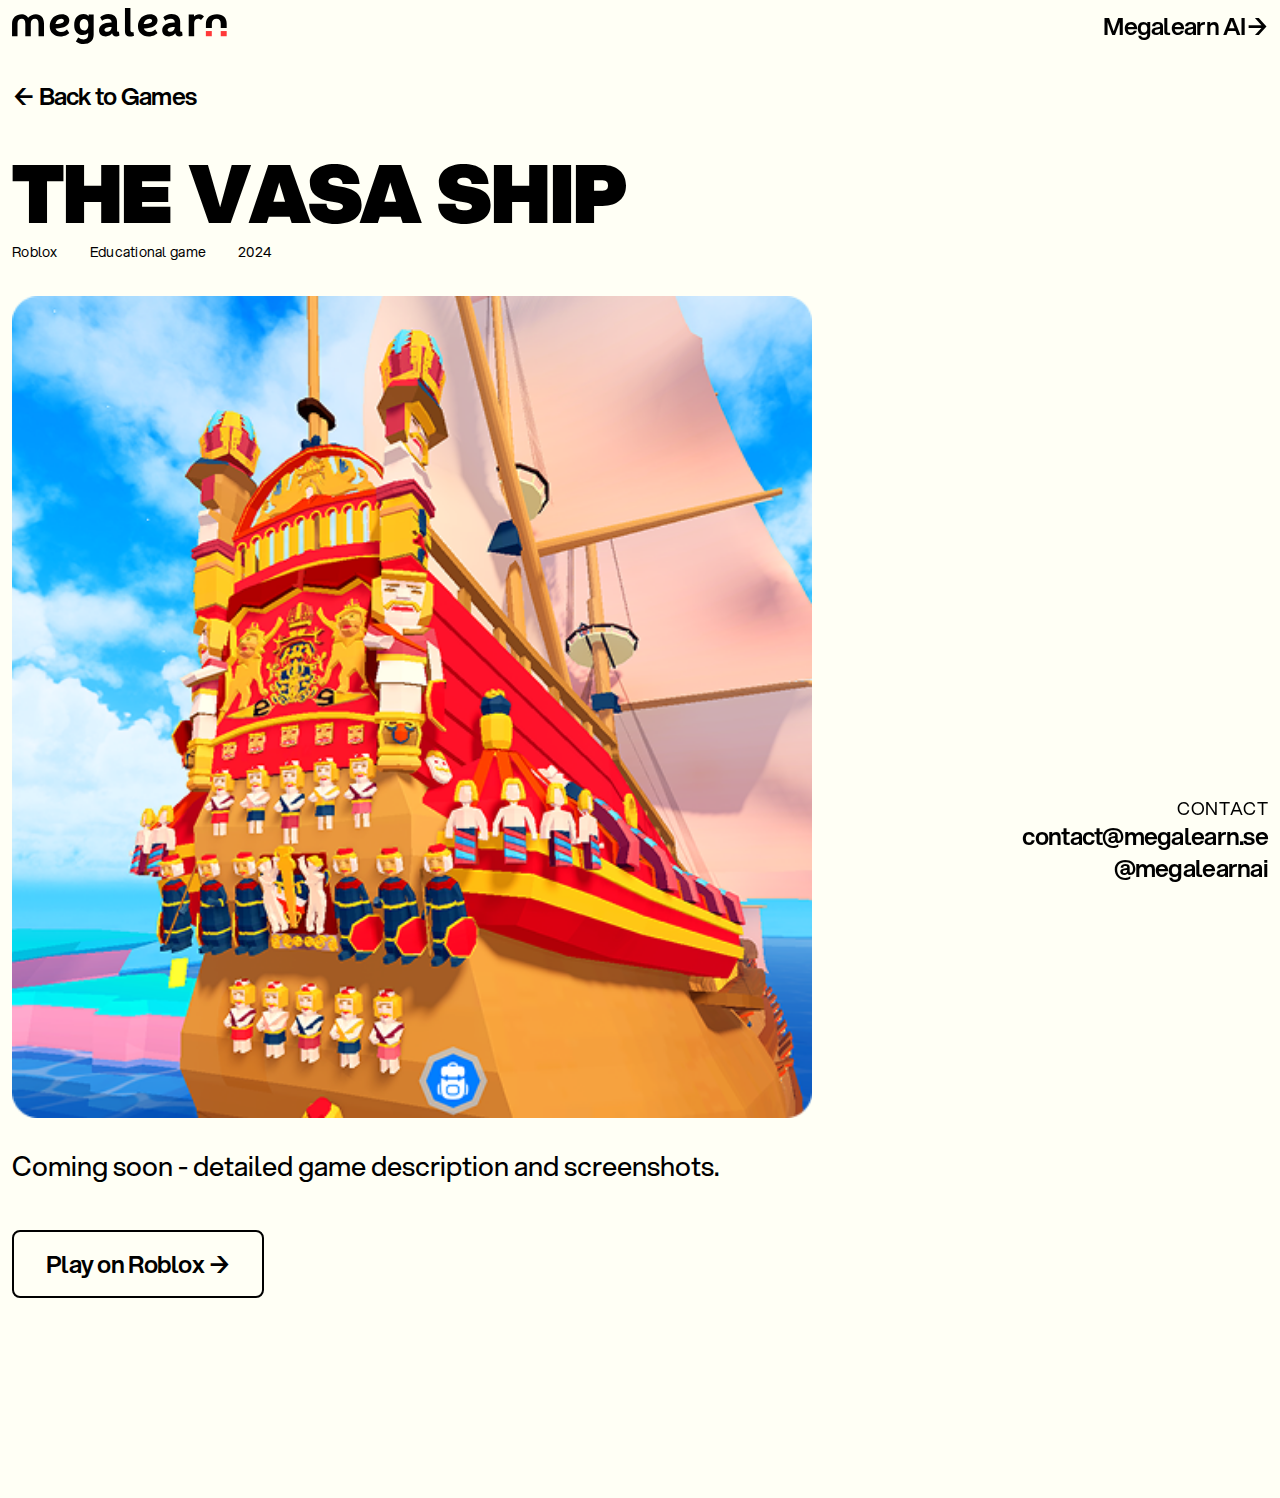
<file: games/vasa-ship.html>
<!DOCTYPE html>
<html lang="en">
<head>
  <meta charset="UTF-8">
  <meta name="viewport" content="width=device-width, initial-scale=1.0">
  <title>The Vasa Ship - Megalearn</title>
  <meta name="description" content="The Vasa Ship - An educational Roblox game by Megalearn">
  <link rel="stylesheet" href="../css/styles.css">
  <link rel="stylesheet" href="../css/game-page.css">
  <link rel="icon" type="image/svg+xml" href="../assets/megalearn-logo.svg">
</head>
<body data-theme="black">
  <!-- Fixed Header -->
  <header class="main-header">
    <a href="../" class="logo">
      <img src="../assets/megalearn-logo.svg" alt="Megalearn" class="logo-img">
    </a>
    <nav class="right-menu">
      <a href="https://megalearn.ai" target="_blank" rel="noopener" class="ai-link">Megalearn AI→</a>
    </nav>
  </header>

  <!-- Main Content -->
  <main class="game-page-content">
    <a href="../#games" class="back-link">← Back to Games</a>
    
    <article class="game-details">
      <header class="game-header">
        <h1 class="game-title">The Vasa Ship</h1>
        <div class="game-meta">
          <span class="game-platform">Roblox</span>
          <span class="game-type">Educational game</span>
          <span class="game-year">2024</span>
        </div>
      </header>

      <div class="game-hero">
        <img src="../assets/images/vasa-ship.png" alt="The Vasa Ship gameplay screenshot" class="game-hero-img">
      </div>

      <div class="game-description">
        <p>Coming soon - detailed game description and screenshots.</p>
      </div>

      <div class="game-actions">
        <a href="#" class="play-button" target="_blank" rel="noopener">Play on Roblox →</a>
      </div>
    </article>
  </main>

  <!-- Fixed Footer -->
  <footer class="main-footer">
    <span class="footer-label">Contact</span>
    <a href="mailto:contact@megalearn.se" class="footer-link">contact@megalearn.se</a>
    <a href="https://x.com/megalearnai" target="_blank" rel="noopener" class="footer-link">@megalearnai</a>
  </footer>
</body>
</html>
</file>
<file: css/styles.css>
/*! Megalearn Website | Based on Aspekta Font */

/* ============================================
   FONTS
   ============================================ */
@font-face {
  font-family: 'Aspekta';
  font-style: normal;
  font-weight: 300;
  font-display: swap;
  src: url('../assets/fonts/Aspekta-300.woff2') format('woff2');
}

@font-face {
  font-family: 'Aspekta';
  font-style: normal;
  font-weight: 400;
  font-display: swap;
  src: url('../assets/fonts/Aspekta-400.woff2') format('woff2');
}

@font-face {
  font-family: 'Aspekta';
  font-style: normal;
  font-weight: 450;
  font-display: swap;
  src: url('../assets/fonts/Aspekta-450.woff2') format('woff2');
}

@font-face {
  font-family: 'Aspekta';
  font-style: normal;
  font-weight: 600;
  font-display: swap;
  src: url('../assets/fonts/Aspekta-600.woff2') format('woff2');
}

@font-face {
  font-family: 'Aspekta';
  font-style: normal;
  font-weight: 650;
  font-display: swap;
  src: url('../assets/fonts/Aspekta-650.woff2') format('woff2');
}

@font-face {
  font-family: 'Aspekta';
  font-style: normal;
  font-weight: 1000;
  font-display: swap;
  src: url('../assets/fonts/Aspekta-1000.woff2') format('woff2');
}

/* ============================================
   CSS VARIABLES / THEME COLORS
   ============================================ */
:root {
  --bg: #fffff5;
  --black: #000000;
  --blue: #115dfb;
  --pink: #fc1db8;
  --orange: #ff3939;
  
  /* Default theme (multi-color) */
  --theme-color: var(--black);
  --color-00: var(--blue);
  --color-01: var(--pink);
  --color-02: var(--orange);
  --color-03: var(--black);
  
  /* Typography */
  --font-family: 'Aspekta', system-ui, -apple-system, sans-serif;
}

/* Theme: Blue (Section 00 active) */
body[data-theme="blue"] {
  --theme-color: var(--blue);
  --color-00: var(--blue);
  --color-01: var(--blue);
  --color-02: var(--blue);
  --color-03: var(--blue);
}

/* Theme: Pink (Section 01 active) */
body[data-theme="pink"] {
  --theme-color: var(--pink);
  --color-00: var(--pink);
  --color-01: var(--pink);
  --color-02: var(--pink);
  --color-03: var(--pink);
}

/* Theme: Orange (Section 02 active) */
body[data-theme="orange"] {
  --theme-color: var(--orange);
  --color-00: var(--orange);
  --color-01: var(--orange);
  --color-02: var(--orange);
  --color-03: var(--orange);
}

/* Theme: Black (Section 03 active) */
body[data-theme="black"] {
  --theme-color: var(--black);
  --color-00: var(--black);
  --color-01: var(--black);
  --color-02: var(--black);
  --color-03: var(--black);
}

/* ============================================
   RESET & BASE
   ============================================ */
*, *::before, *::after {
  box-sizing: border-box;
  margin: 0;
  padding: 0;
}

html {
  font-size: 16px;
  -webkit-font-smoothing: antialiased;
  -moz-osx-font-smoothing: grayscale;
}

body {
  font-family: var(--font-family);
  background-color: var(--bg);
  color: var(--black);
  min-height: 100vh;
  overflow-x: hidden;
  overflow-y: auto;
}

a {
  color: inherit;
  text-decoration: none;
}

button {
  font-family: inherit;
  border: none;
  background: none;
  cursor: pointer;
  color: inherit;
}

img {
  max-width: 100%;
  height: auto;
  display: block;
}

/* ============================================
   LAYOUT
   ============================================ */

/* Fixed Header */
.main-header {
  position: fixed;
  top: 8px;
  left: 12px;
  right: 12px;
  z-index: 100;
  display: flex;
  align-items: center;
  justify-content: space-between;
  pointer-events: none;
}

.main-header > * {
  pointer-events: auto;
}

.logo {
  display: block;
  height: 36px;
  width: 214.733px;
}

.logo-img {
  width: 100%;
  height: 100%;
  object-fit: contain;
}

.right-menu {
  display: flex;
  align-items: center;
}

.ai-link {
  font-size: 24px;
  font-weight: 600;
  line-height: 32px;
  letter-spacing: -0.72px;
  color: var(--black);
  white-space: nowrap;
  transition: opacity 0.2s ease;
}

.ai-link:hover {
  opacity: 0.7;
}

/* Fixed Footer */
.main-footer {
  position: fixed;
  bottom: 24px;
  right: 24px;
  z-index: 100;
  display: flex;
  flex-direction: column;
  align-items: flex-end;
  color: var(--black);
  pointer-events: none;
}

.main-footer > * {
  pointer-events: auto;
}

.footer-label {
  font-size: 18px;
  font-weight: 400;
  line-height: 24px;
  letter-spacing: 0.36px;
  text-transform: uppercase;
}

.footer-link {
  font-size: 24px;
  font-weight: 600;
  line-height: 32px;
  letter-spacing: -0.72px;
  text-align: right;
  transition: opacity 0.2s ease;
}

.footer-link:hover {
  opacity: 0.7;
}

/* Main Content Area (Scrollable) */
.main-content {
  position: relative;
  padding-top: calc(40vh);
  padding-left: 12px;
  padding-right: 12px;
  padding-bottom: 200px;
  max-width: 1600px;
}

.sections-container {
  width: 80%; /* 5.6 columns (5.6/7 = 80%) */
  max-width: 1280px; /* 5.6 columns at 1600px base (1600 × 80%) */
}

/* ============================================
   SECTIONS
   ============================================ */
.section {
  display: flex;
  align-items: flex-start;
  width: 100%;
  transition: opacity 0.3s ease;
  overflow: visible;
}

/* Fade inactive sections when a section is active */
body[data-active-section] .section:not(.active) {
  opacity: 0.3;
}

body[data-active-section] .section:not(.active) .section-header {
  opacity: 0;
  visibility: hidden;
}

/* Hover effect: show header and full opacity when hovering on inactive sections */
body[data-active-section] .section:not(.active):hover {
  opacity: 1;
}

body[data-active-section] .section:not(.active):hover .section-header {
  opacity: 1;
  visibility: visible;
}

.section-number {
  font-size: 80px;
  font-weight: 300;
  line-height: 64px;
  letter-spacing: -2.4px;
  text-transform: uppercase;
  width: 110px;
  flex-shrink: 0;
  text-align: left;
  padding: 0;
  transition: color 0.3s ease;
}

/* Section-specific colors */
.section[data-section="00"] .section-number,
.section[data-section="00"] .section-header,
.section[data-section="00"] .section-body {
  color: var(--color-00);
}

.section[data-section="01"] .section-number,
.section[data-section="01"] .section-header,
.section[data-section="01"] .section-body {
  color: var(--color-01);
}

.section[data-section="02"] .section-number,
.section[data-section="02"] .section-header,
.section[data-section="02"] .section-body {
  color: var(--color-02);
}

.section[data-section="03"] .section-number,
.section[data-section="03"] .section-header,
.section[data-section="03"] .section-body {
  color: var(--color-03);
}

.section-content {
  flex: 1;
  min-width: 0;
  display: flex;
  flex-direction: column;
  gap: 4px;
  overflow: visible;
}

.section-header {
  width: 100%;
  transition: opacity 0.3s ease, height 0.3s ease;
}

.header-btn {
  font-size: 80px;
  font-weight: 1000;
  line-height: 64px;
  letter-spacing: -2.4px;
  text-transform: uppercase;
  text-align: left;
  width: 1280px; /* ends at column 6 */
  max-width: 100%;
  padding: 0;
  transition: opacity 0.2s ease;
}

.header-btn:hover {
  opacity: 0.8;
}

/* Section Body (hidden by default, shown when active) */
.section-body {
  display: none;
  padding-bottom: 16px;
  width: 100%;
  max-width: 1142px; /* 5 columns (5/7 × 1600px) */
}

.section.active .section-body {
  display: block;
}

.section-body p {
  font-size: 27px;
  font-weight: 450;
  line-height: 32px;
  margin-bottom: 1em;
}

.section-body p:last-child {
  margin-bottom: 0;
}

.section-body .bold {
  font-weight: 650;
}

.section-body .inline-link {
  text-decoration: underline;
  text-underline-position: from-font;
}

.section-body .inline-link:hover {
  opacity: 0.8;
}

/* ============================================
   GAMES LIST (Section 03)
   ============================================ */
.games-list {
  display: flex;
  flex-direction: column;
  width: 1280px; /* ends at column 6 */
  max-width: 100%;
  padding-bottom: 120px;
}

.game-row {
  display: grid;
  grid-template-columns: 1fr 168px 168px 126px;
  align-items: center;
  border-top: 1px solid var(--color-03);
  min-height: 72px;
  padding: 12px 0;
  transition: opacity 0.2s ease;
  width: 100%;
  max-width: 100%;
}

.game-row:last-child {
  border-bottom: 1px solid var(--color-03);
}

.game-row:hover {
  opacity: 0.8;
}

.game-name {
  font-size: 48px;
  font-weight: 600;
  line-height: 48px;
  letter-spacing: -1.44px;
  white-space: nowrap;
}

.game-platform,
.game-type,
.game-year {
  font-size: 14px;
  font-weight: 400;
  line-height: 24px;
  letter-spacing: 0.28px;
  align-self: flex-end;
}

.game-platform {
  text-align: left;
}

.game-type {
  text-align: center;
}

.game-year {
  text-align: right;
}

/* ============================================
   GAME PREVIEW (Hover Image)
   ============================================ */
.game-preview {
  position: fixed;
  top: calc(20% + 103.6px);
  left: calc(42.86% + 55.43px);
  border-radius: 16px;
  overflow: visible;
  pointer-events: none;
  opacity: 0;
  transform: translateY(10px);
  transition: opacity 0.3s ease, transform 0.3s ease;
  z-index: 50;
}

.game-preview.visible {
  opacity: 1;
  transform: translateY(0);
}

.game-preview-img {
  max-width: 577px;
  max-height: 70vh;
  width: auto;
  height: auto;
  border-radius: 16px;
}

/* ============================================
   TRANSITIONS & ANIMATIONS
   ============================================ */
.section,
.section-number,
.section-header,
.section-body,
.game-row {
  transition: color 0.3s ease, opacity 0.3s ease;
}

/* ============================================
   RESPONSIVE (Basic adjustments)
   ============================================ */
@media (max-width: 1280px) {
  .main-content {
    padding-top: 40vh;
  }
  
  .sections-container {
    width: 100%;
    max-width: calc(100vw - 24px);
  }
  
  .section-number {
    font-size: 64px;
    width: 90px;
    line-height: 52px;
    letter-spacing: -1.92px;
  }
  
  .header-btn {
    font-size: 64px;
    line-height: 52px;
    letter-spacing: -1.92px;
  }
  
  .section-body p {
    font-size: 24px;
    line-height: 32px;
  }
  
  .game-row {
    grid-template-columns: 1fr auto auto auto;
    gap: 16px;
  }
  
  .game-name {
    font-size: 36px;
    line-height: 40px;
  }
  
  .game-preview {
    display: none;
  }
  
  .main-footer {
    bottom: 16px;
    right: 12px;
  }
}

@media (max-width: 768px) {
  /* Main Header - from Figma 768px spec */
  .main-header {
    top: 8px;
    left: 12px;
    right: 12px;
  }
  
  .logo {
    height: 24px;
    width: 143px;
  }
  
  .ai-link {
    font-size: 18px;
    line-height: 24px;
    letter-spacing: -0.54px;
  }
  
  /* Sections Container - full width */
  .sections-container {
    width: 100%;
    max-width: 744px;
  }
  
  /* Section Numbers - H1 Thin: 51px */
  .sections-container .section .section-number {
    font-size: 51px;
    width: 71px;
    line-height: 40px;
    letter-spacing: -1.02px;
    flex-shrink: 0;
  }
  
  /* Section Headers - H1 Black: 51px */
  .sections-container .section .section-content .header-btn {
    font-size: 51px;
    line-height: 40px;
    letter-spacing: -1.02px;
    width: 100%;
  }
  
  /* Align section items at the start */
  .section {
    align-items: flex-start;
    scroll-margin-top: 60px;
  }
  
  .section-content {
    gap: 8px;
  }
  
  /* Section Body - Body Normal: 18px */
  .section-body p {
    font-size: 18px;
    font-weight: 450;
    line-height: 24px;
  }
  
  .section-content {
    gap: 8px;
  }
  
  /* Games List */
  .game-row {
    grid-template-columns: 1fr;
    height: auto;
    padding: 16px 0;
    gap: 4px;
  }
  
  .game-name {
    font-size: 32px;
    line-height: 36px;
    letter-spacing: -0.96px;
  }
  
  .game-platform,
  .game-type,
  .game-year {
    font-size: 14px;
    text-align: left;
    align-self: flex-start;
  }
  
  /* Footer - from Figma 768px spec */
  .footer-label {
    font-size: 16px;
    letter-spacing: 0.32px;
    line-height: 24px;
  }
  
  .footer-link {
    font-size: 18px;
    letter-spacing: -0.54px;
    line-height: 24px;
  }
}

/* ============================================
   480px BREAKPOINT - Small Mobile
   ============================================ */
@media (max-width: 480px) {
  /* Main Header - from Figma 375px spec */
  .main-header {
    top: 8px;
    left: 8px;
    right: 8px;
  }
  
  .logo {
    height: 24px;
    width: 143px;
  }
  
  .ai-link {
    font-size: 18px;
    line-height: 24px;
    letter-spacing: -0.54px;
  }
  
  /* Main Content - starts at 20% from top */
  .main-content {
    padding-top: 20vh;
    padding-left: 8px;
    padding-right: 8px;
  }
  
  /* Prevent sections from scrolling behind fixed header */
  .section {
    scroll-margin-top: 60px;
  }
  
  /* Sections Container - full width */
  .sections-container {
    width: 100%;
    max-width: 100%;
  }
  
  /* Section Numbers - 35px */
  .sections-container .section .section-number {
    font-size: 35px;
    width: 45px;
    line-height: 32px;
    letter-spacing: -1.05px;
    flex-shrink: 0;
  }
  
  /* Section Headers - 35px */
  .sections-container .section .section-content .header-btn {
    font-size: 35px;
    line-height: 32px;
    letter-spacing: -1.05px;
    width: 100%;
  }
  
  /* Align section items */
  .section {
    align-items: flex-start;
  }
  
  .section-content {
    gap: 10px;
  }
  
  /* Section Body - 18px */
  .section-body p {
    font-size: 18px;
    font-weight: 450;
    line-height: 24px;
  }
  
  /* Games List */
  .game-row {
    grid-template-columns: 1fr;
    height: auto;
    padding: 12px 0;
    gap: 4px;
  }
  
  .game-name {
    font-size: 24px;
    line-height: 28px;
    letter-spacing: -0.72px;
  }
  
  .game-platform,
  .game-type,
  .game-year {
    font-size: 12px;
    text-align: left;
    align-self: flex-start;
  }
  
  /* Footer - from Figma 375px spec */
  .main-footer {
    bottom: 20px;
    right: 8px;
  }
  
  .footer-label {
    font-size: 16px;
    letter-spacing: 0.32px;
    line-height: 24px;
  }
  
  .footer-link {
    font-size: 18px;
    letter-spacing: -0.54px;
    line-height: 24px;
  }
}
</file>
<file: css/game-page.css>
/* ============================================
   GAME PAGE STYLES
   ============================================ */

body {
  overflow-y: auto;
}

.game-page-content {
  padding: 80px 12px 200px;
  max-width: 1073px;
}

.back-link {
  display: inline-block;
  font-size: 24px;
  font-weight: 600;
  line-height: 32px;
  letter-spacing: -0.72px;
  color: var(--black);
  margin-bottom: 48px;
  transition: opacity 0.2s ease;
}

.back-link:hover {
  opacity: 0.7;
}

.game-details {
  display: flex;
  flex-direction: column;
  gap: 32px;
}

.game-header {
  display: flex;
  flex-direction: column;
  gap: 16px;
}

.game-title {
  font-size: 80px;
  font-weight: 1000;
  line-height: 64px;
  letter-spacing: -2.4px;
  text-transform: uppercase;
  color: var(--black);
}

.game-meta {
  display: flex;
  gap: 32px;
  font-size: 18px;
  font-weight: 400;
  line-height: 24px;
  letter-spacing: 0.36px;
  color: var(--black);
}

.game-hero {
  width: 100%;
  max-width: 800px;
  border-radius: 16px;
  overflow: hidden;
}

.game-hero-img {
  width: 100%;
  height: auto;
  display: block;
}

.game-description {
  max-width: 800px;
}

.game-description p {
  font-size: 27px;
  font-weight: 450;
  line-height: 32px;
  color: var(--black);
  margin-bottom: 1em;
}

.game-description p:last-child {
  margin-bottom: 0;
}

.game-actions {
  margin-top: 16px;
}

.play-button {
  display: inline-block;
  font-size: 24px;
  font-weight: 600;
  line-height: 32px;
  letter-spacing: -0.72px;
  color: var(--black);
  padding: 16px 32px;
  border: 2px solid var(--black);
  border-radius: 8px;
  transition: background-color 0.2s ease, color 0.2s ease;
}

.play-button:hover {
  background-color: var(--black);
  color: var(--bg);
}

/* Responsive */
@media (max-width: 768px) {
  .game-page-content {
    padding: 80px 12px 120px;
  }

  .back-link {
    font-size: 16px;
    margin-bottom: 24px;
  }

  .game-title {
    font-size: 40px;
    line-height: 40px;
    letter-spacing: -1px;
  }

  .game-meta {
    flex-direction: column;
    gap: 8px;
    font-size: 14px;
  }

  .game-description p {
    font-size: 18px;
    line-height: 26px;
  }

  .play-button {
    font-size: 18px;
    padding: 12px 24px;
  }
}
</file>
